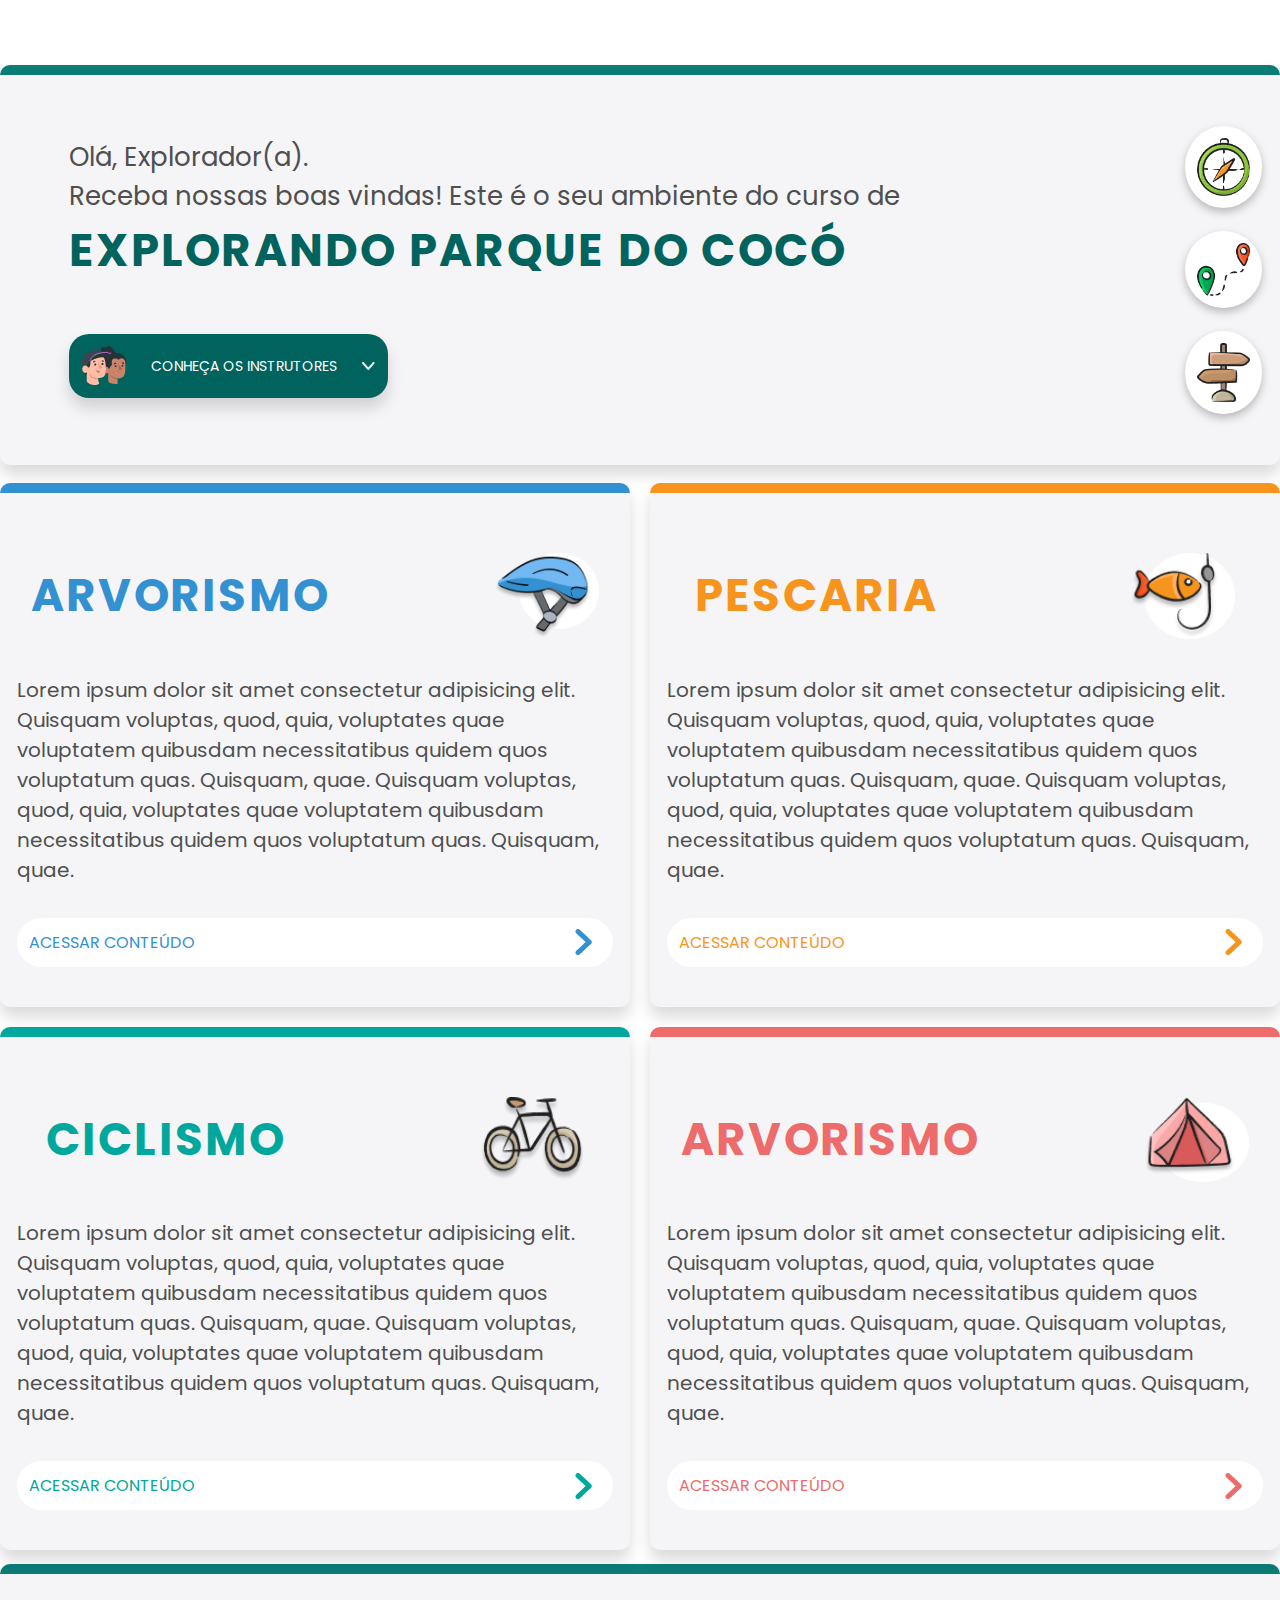
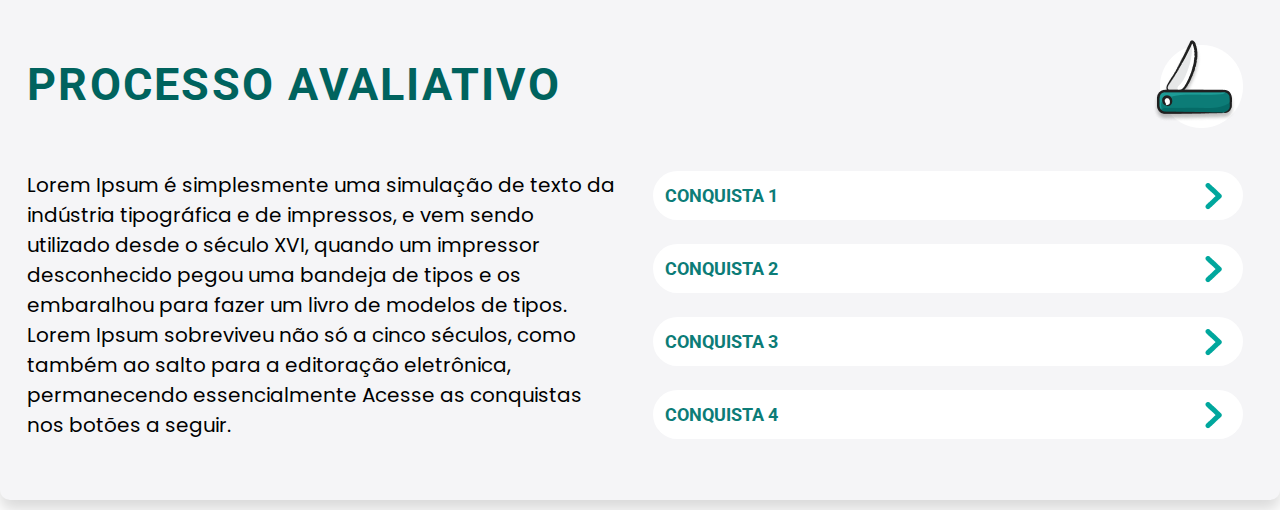
<file: index.html>
<!DOCTYPE html>
<html lang="pt-BR">
  <head>
    <meta charset="UTF-8" />
    <meta http-equiv="X-UA-Compatible" content="IE=edge" />
    <meta name="viewport" content="width=device-width, initial-scale=1.0" />
    <link rel="preconnect" href="https://fonts.googleapis.com" />
    <link rel="preconnect" href="https://fonts.gstatic.com" crossorigin />
    <link
      href="https://fonts.googleapis.com/css2?family=Poppins:wght@400;700&display=swap"
      rel="stylesheet"
    />
    <link href="https://fonts.googleapis.com/css2?family=Roboto:wght@700&display=swap" rel="stylesheet">


    <link rel="stylesheet" href="index.css" />
    <link rel="stylesheet" href="cards.css" />
    <title>Teste - Jpedro</title>
  </head>
  <body>
    <header class="wrapper-header">
      <div class="text">
        <h2>
          Olá, Explorador(a).

          <span
            >Receba nossas boas vindas! Este é o seu ambiente do curso de</span
          >
        </h2>

        <h1>explorando parque do cocó</h1>
          <button class="button" onClick="mostrarcard()">
            <img src="./assets/icone.png" alt="imagem de casal" /> CONHEÇA OS
            INSTRUTORES
            <img src="./assets/seta6.png" alt="seta indicativa para baixo" />
          </button>
        </div>
      </div>

      <div class="icons">
        <div class="teste">
          <img src="./assets/icone3.png" alt="imagem de uma busúla" />
        </div>
        <div class="teste">
          <img src="./assets/icone2.png" alt="imagem de maps" />
        </div>
        <div class="teste">
          <img src="./assets/icone1.png" alt="imagem de placas" />
        </div>
      </div>
    </header>
    <div id="mostrarcard">
      <section class="transicao">
        <div class="card-button">
          <div class="img-btn">
            <img
              id="pessoas"
              src="./assets/imagem1.png"
              alt="Homem e mulher explorando a antureza com mapa"
            />
          </div>
          <div class="text-card-btn">
            <p><strong>Olá, Nome do Usuário.</strong></p>
            <p>
              Somos Xiliane e Jovélio, seremos seus instrutores durante esta
              aventura. Acompanharemos você durante os trajetos e atividades,
              guiando seu processo de aprendizado até o fim.
            </p>
            <br />
            <p>
              Á seguir, <strong>acesse os cards</strong> que detalham as
              atividades primordiais para sua jornada.
            </p>
          </div>
        </div>
      </section>  
    </div>

    <section class="hero">
      <div class="card1">
        <div class="header">
          <span>ARVORISMO</span>
          <img src="./assets/icone9.png" alt="capacete" />
        </div>

        <div class="content">
          <p>
            Lorem ipsum dolor sit amet consectetur adipisicing elit. Quisquam
            voluptas, quod, quia, voluptates quae voluptatem quibusdam
            necessitatibus quidem quos voluptatum quas. Quisquam, quae. Quisquam
            voluptas, quod, quia, voluptates quae voluptatem quibusdam
            necessitatibus quidem quos voluptatum quas. Quisquam, quae.
          </p>
        </div>

        <a href="./index2.html">
          <button>
            ACESSAR CONTEÚDO
            <img src="./assets/seta7.png" alt="seta para direita"/>
          </button>
        </a>
      </div>

      <div class="card2">
        <div class="header">
          <span>PESCARIA</span>
          <img src="./assets/icone5.png" alt="Anzol e peixe" />
        </div>

        <div class="content">
          <p>
            Lorem ipsum dolor sit amet consectetur adipisicing elit. Quisquam
            voluptas, quod, quia, voluptates quae voluptatem quibusdam
            necessitatibus quidem quos voluptatum quas. Quisquam, quae. Quisquam
            voluptas, quod, quia, voluptates quae voluptatem quibusdam
            necessitatibus quidem quos voluptatum quas. Quisquam, quae.
          </p>
        </div>

        <button>
          ACESSAR CONTEÚDO
          <img src="./assets/seta4.png" alt="seta para direita" />
        </button>
      </div>

      <div class="card3">
        <div class="header">
          <span>CICLISMO</span>
          <img src="./assets/icone6.png" alt="bicicleta" />
        </div>

        <div class="content">
          <p>
            Lorem ipsum dolor sit amet consectetur adipisicing elit. Quisquam
            voluptas, quod, quia, voluptates quae voluptatem quibusdam
            necessitatibus quidem quos voluptatum quas. Quisquam, quae. Quisquam
            voluptas, quod, quia, voluptates quae voluptatem quibusdam
            necessitatibus quidem quos voluptatum quas. Quisquam, quae.
          </p>
        </div>

        <button>
          ACESSAR CONTEÚDO
          <img src="./assets/seta1.png" alt="seta para direita" />
        </button>
      </div>

      <div class="card4">
        <div class="header">
          <span>ARVORISMO</span>
          <img src="./assets/icone7.png" alt="barraca" />
        </div>

        <div class="content">
          <p>
            Lorem ipsum dolor sit amet consectetur adipisicing elit. Quisquam
            voluptas, quod, quia, voluptates quae voluptatem quibusdam
            necessitatibus quidem quos voluptatum quas. Quisquam, quae. Quisquam
            voluptas, quod, quia, voluptates quae voluptatem quibusdam
            necessitatibus quidem quos voluptatum quas. Quisquam, quae.
          </p>
        </div>

        <button>
          ACESSAR CONTEÚDO
          <img src="./assets/seta2.png" alt="seta para direita" />
        </button>
      </div>
    </section>

    <footer>
      <div class="wrapper-footer">
        <div class="header">
          <span>PROCESSO AVALIATIVO</span>
          <img src="./assets/icone8.1.png" alt="" />
        </div>

        <div class="content">
          <p>
            Lorem Ipsum é simplesmente uma simulação de texto da indústria
            tipográfica e de impressos, e vem sendo utilizado desde o século
            XVI, quando um impressor desconhecido pegou uma bandeja de tipos e
            os embaralhou para fazer um livro de modelos de tipos. Lorem Ipsum
            sobreviveu não só a cinco séculos, como também ao salto para a
            editoração eletrônica, permanecendo essencialmente Acesse as
            conquistas nos botões a seguir.
          </p>
          <div class="buttons-footer">
            <button>
              CONQUISTA 1
              <img src="./assets/seta1.png" alt="seta para direita" />
            </button>
            <button>
              CONQUISTA 2
              <img src="./assets/seta1.png" alt="seta para direita" />
            </button>
            <button>
              CONQUISTA 3
              <img src="./assets/seta1.png" alt="seta para direita" />
            </button>
            <button>
              CONQUISTA 4
              <img src="./assets/seta1.png" alt="seta para direita" />
            </button>
          </div>
        </div>
      </div>
    </footer>
    <script src="./index.js"></script>
  </body>
</html>
</file>
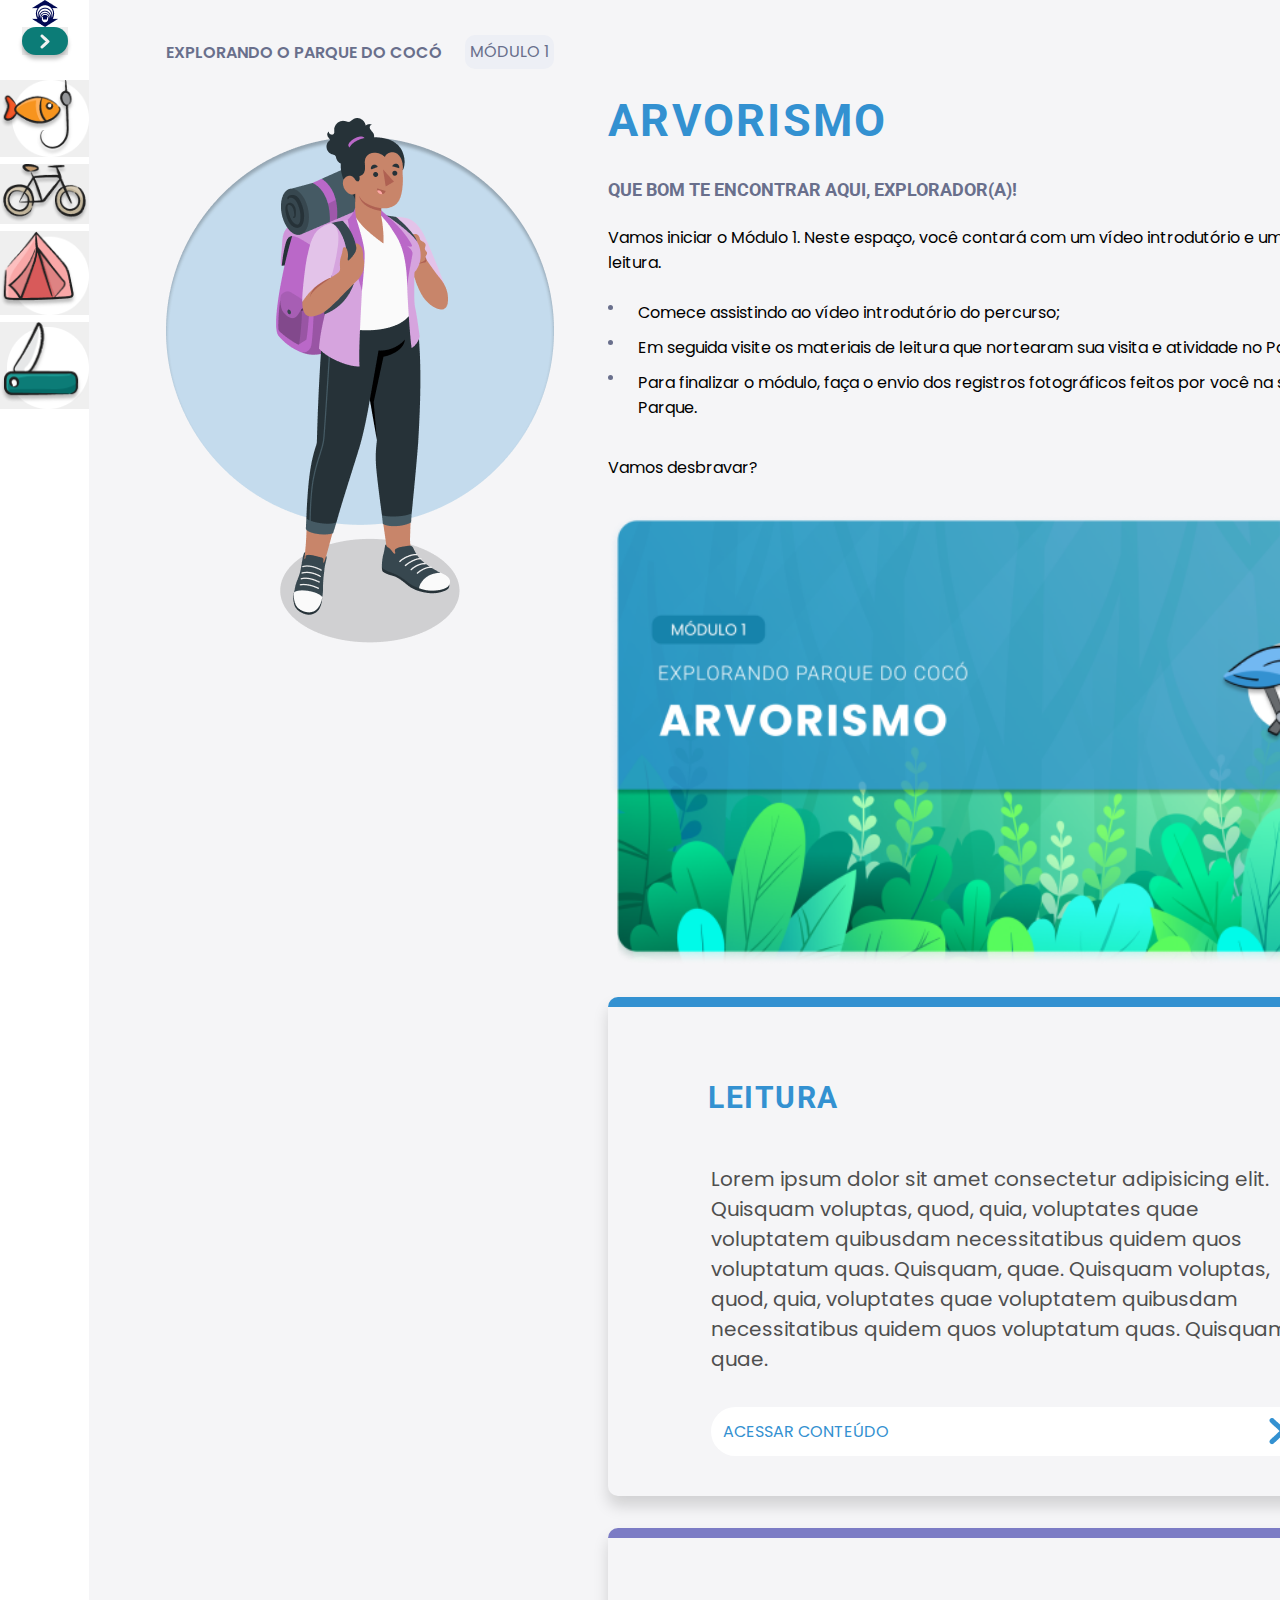
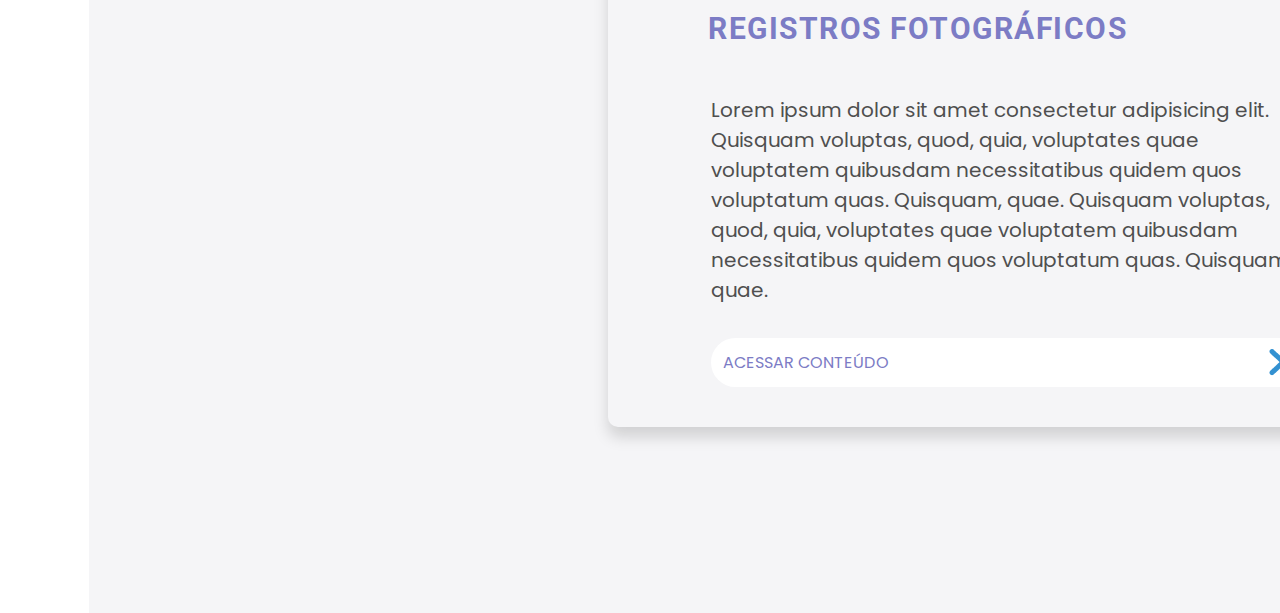
<file: index2.html>
<!DOCTYPE html>
<html lang="pt-br">
  <head>
    <meta charset="UTF-8" />
    <meta http-equiv="X-UA-Compatible" content="IE=edge" />
    <meta name="viewport" content="width=device-width, initial-scale=1.0" />

    <link
      href="https://fonts.googleapis.com/css2?family=Poppins:wght@400;700&display=swap"
      rel="stylesheet"
    />
    <link
      href="https://fonts.googleapis.com/css2?family=Roboto:wght@700&display=swap"
      rel="stylesheet"
    />

    <link rel="stylesheet" href="index2.css" />
    <link rel="stylesheet" href="cards.css" />
    <title>Document</title>
  </head>
  <body>
    <section>
      <nav class="menu">
        <img src="./assets/logo-unifor.png" />
        <button>
          <div class="seta">
            <img id="seta" src="./assets/setaBrancaDi.png" />
          </div>
        </button>
        <ul class="collapsed-list">
          <li>
            <button></button>
          </li>
          <!-- <li>
            <button>
              <div class="seta">
                <img id="seta" src="./assets/setaBrancaDi.png" />
              </div>
            </button>
          </li> -->
          <li>
            <button>
              <img src="./assets/icone5.png" />
            </button>
          </li>
          <li>
            <button>
              <img src="./assets/icone6.png" />
            </button>
          </li>
          <li>
            <button>
              <img src="./assets/icone7.png" />
            </button>
          </li>
          <li>
            <button>
              <img src="./assets/icone8.1.png" />
            </button>
          </li>
        </ul>
        <ul class="expanded-list">
          <li>
            <button>
              <img src="./assets/logunifor-completo.png" />
            </button>
          </li>
          <li></li>
          <li>
            <button>
              <img src="./assets/icone5.png" />
            </button>
          </li>
          <li>
            <button>
              <img src="./assets/icone6.png" />
            </button>
          </li>
          <li>
            <button>
              <img src="./assets/icone7.png" />
            </button>
          </li>
          <li>
            <button>
              <img src="./assets/icone8.1.png" />
            </button>
          </li>
        </ul>
      </nav>
      <div class="content">
        <div class="title">
          <div class="header">
            <p>explorando o parque do cocó</p>
            <span>módulo 1</span>
          </div>
          <div class="img">
            <img
              src="./assets/imagem2.png"
              alt="desenho de mulher com mochila nas costas"
            />
          </div>
        </div>
        <div class="hero">
          <div class="text">
            <h1>ARVORISMO</h1>
            <h3>que bom te encontrar aqui, explorador(a)!</h3>
            <br />
            <p>
              Vamos iniciar o Módulo 1. Neste espaço, você contará com um vídeo
              introdutório e um material de leitura.
            </p>
            <br />
            <ul>
              <li>Comece assistindo ao vídeo introdutório do percurso;</li>
              <li>
                Em seguida visite os materiais de leitura que nortearam sua
                visita e atividade no Parque.
              </li>
              <li>
                Para finalizar o módulo, faça o envio dos registros fotográficos
                feitos por você na sua visita ao Parque.
              </li>
            </ul>
            <br />
            <p>Vamos desbravar?</p>
          </div>
          <div class="cards">
            <div class="card-img">
              <img src="./assets/frame1.png" alt="" />
            </div>
            <div class="card1-p2">
              <div class="header">
                <span>LEITURA</span>
                <img src="./assets/rosadosventos.png" alt="capacete" />
              </div>

              <div class="content">
                <p>
                  Lorem ipsum dolor sit amet consectetur adipisicing elit.
                  Quisquam voluptas, quod, quia, voluptates quae voluptatem
                  quibusdam necessitatibus quidem quos voluptatum quas.
                  Quisquam, quae. Quisquam voluptas, quod, quia, voluptates quae
                  voluptatem quibusdam necessitatibus quidem quos voluptatum
                  quas. Quisquam, quae.
                </p>
              </div>

              <button>
                ACESSAR CONTEÚDO
                <img src="./assets/seta7.png" alt="seta para direita" />
              </button>
            </div>
            <div class="card2-p2">
              <div class="header">
                <span>registros fotográficos</span>
                <img src="./assets/camera.png" alt="capacete" />
              </div>

              <div class="content">
                <p>
                  Lorem ipsum dolor sit amet consectetur adipisicing elit.
                  Quisquam voluptas, quod, quia, voluptates quae voluptatem
                  quibusdam necessitatibus quidem quos voluptatum quas.
                  Quisquam, quae. Quisquam voluptas, quod, quia, voluptates quae
                  voluptatem quibusdam necessitatibus quidem quos voluptatum
                  quas. Quisquam, quae.
                </p>
              </div>

              <button>
                ACESSAR CONTEÚDO
                <img src="./assets/seta7.png" alt="seta para direita" />
              </button>
            </div>
          </div>
        </div>
      </div>
    </section>
    <script src="./index.js"></script>
  </body>
</html>
</file>
<file: index.css>
* {
  margin: 0;
  padding: 0;
  border: none;
  box-sizing: border-box;
  list-style: none;
  text-decoration: none;
  font-size: 1.6rem;
  font-family: 'Poppins', sans-serif;
}

html {
  font-size: 62.5%; /* 1rem = 10px */
}

img {
  max-width: 100%;
  display: block;
}

button {
  cursor: pointer;
}

.wrapper-header {
  display: flex;
  flex-direction: row;
  justify-content: space-between;
  align-items: center;
  width: 100%;
  max-width: 136rem;
  height: 40rem;
  background: #f5f5f7;
  box-shadow: 0px 10px 15px rgba(0, 0, 0, 0.15);
  border-radius: 10px;
  margin: 6.5rem auto 1.8rem;
  border-top: 10px solid #0c7c77;
}

.text h2 {
  font-size: 2.6rem;
  line-height: 3.9rem;
  font-size: 2.6rem;
  line-height: 3.9rem;
  font-weight: 400;
  color: #4f4f4f;
  width: 100%;
  max-width: 83.6rem;
  margin-top: 4.8rem;
  margin-left: 6.9rem;
  margin-bottom: 0.8rem;
}

.text h2 span {
  display: block;
  font-size: 2.6rem;
  line-height: 3.9rem;
  font-size: 2.6rem;
  line-height: 3.9rem;
  font-weight: 400;
}

.text h1 {
  text-transform: uppercase;
  font-weight: 700;
  font-size: 4.5rem;
  line-height: 5.3rem;
  color: #00635e;
  letter-spacing: 0.05em;
  margin-left: 6.9rem;
  width: 100%;
  max-width: 82.5rem;
  margin-bottom: 5.7rem;
}

.text button {
  display: flex;
  flex-direction: row;
  align-items: center;
  justify-content: space-around;

  background: #00635e;
  border-radius: 20px;
  width: 31.9rem;
  height: 64px;
  font-weight: 400;
  font-size: 1.4rem;
  line-height: 1.6rem;
  text-transform: uppercase;
  color: #ffffff;
  box-shadow: 0px 10px 15px rgba(0, 0, 0, 0.15);
  margin-left: 6.9rem;
  margin-bottom: 5.3rem;
}

.wrapper-header .button:houver {
  background: #004542;
}

.icons {
  display: flex;
  flex-direction: column;
  align-items: center;
  justify-content: center;
  gap: 2.3rem;
  width: 7.7rem;
  height: 7.7rem;
  margin-right: 1.8rem;
}

.icons .teste {
  background: #ffffff;
  border-radius: 50%;
  padding: 1.2rem;
  filter: drop-shadow(0px 4px 4px rgba(0, 0, 0, 0.25));
}

.hero {
  width: 100%;
  max-width: 136rem;
  height: 58.1rem;

  display: grid;
  grid-template-columns: repeat(2, 1fr);
  margin: 0 auto;
  gap: 2rem;
}

@media screen and (max-width: 1068px) {
  header {
    width: 100%;
    height: auto;
  }
  .hero {
    display: flex;
    align-items: center;
    flex-direction: column;
    width: 100%;
    height: auto;
  }
  footer {
    display: flex;
    width: 100%;
    height: auto;
    margin-top: none;
  }
  .wrapper-footer {
    display: flex;
    align-items: center;
    flex-direction: column;
    justify-content: center;
    width: 100%;
    height: auto;
    margin-top: none;
  }
}

footer {
  width: 100%;
  max-width: 136rem;
  height: 52.8rem;
  margin: 50rem auto 1.8rem;
}

footer .wrapper-footer {
  display: block;
  background: #f5f5f7;
  box-shadow: 0px 10px 15px rgba(0, 0, 0, 0.15);
  border-radius: 10px;
  border-top: 10px solid #0c7c77;
}

footer .wrapper-footer .header {
  display: flex;
  align-items: center;
  justify-content: space-between;
  margin: 6.6rem 3.7rem 2.7rem 2.7rem;
}

footer .wrapper-footer .header span {
  font-family: 'Roboto', sans-serif;
  font-style: normal;
  font-weight: 700;
  font-size: 4.5rem;
  line-height: 5.3rem;
  letter-spacing: 0.05em;

  color: #00635e;
}

footer .wrapper-footer .content {
  display: flex;
  align-items: center;
  justify-content: space-between;
  gap: 3.6rem;
  margin: 4.2rem 3.7rem 6.4rem 2.7rem;
  padding-bottom: 6rem;
}

footer .wrapper-footer .content p {
  width: 100%;
  max-width: 61.2rem;

  font-family: 'Poppins', sans-serif;
  font-style: normal;
  font-weight: 400;
  font-size: 2rem;
  line-height: 3rem;
}

footer .wrapper-footer .content .buttons-footer {
  width: 100%;
  max-width: 59.6rem;
  display: flex;
  align-items: center;
  flex-direction: column;
  justify-content: space-between;
  gap: 2.4rem;
}

footer .wrapper-footer .content .buttons-footer button {
  display: flex;
  align-items: center;
  justify-content: space-between;

  width: 100%;
  max-width: 59.6rem;
  height: 4.9rem;
  background: #ffffff;
  padding: 0 2.1rem 0 1.2rem;
  border-radius: 5rem;
  font-size: 1.6rem;
  line-height: 1.9rem;
}

footer .wrapper-footer .content .buttons-footer button {
  font-family: 'Roboto', sans-serif;
  font-style: normal;
  font-weight: 700;
  font-size: 1.8rem;
  line-height: 2.1rem;
  color: #0c7c77;
}

#mostrarcard {
  display: none;
}

section .card-button {
  width: 100%;
  max-width: 136rem;
  height: 47rem;

  display: flex;
  align-items: center;
  justify-content: space-between;
  margin: 1rem auto;
  padding: 2.5rem;

  background: rgba(12, 124, 119, 0.75);
  background-image: url('./assets/fundo1.png');
  border-radius: 2rem;
  box-shadow: 0px 4px 4px rgba(0, 0, 0, 0.25);
}

section .card-button .text-card-btn {
  width: 74.8rem;
  height: 35rem;
  border-radius: 20px;
  display: flex;
  flex-direction: column;
  text-align: left;
  padding: 3rem;

  background: #f7f1ed;
}

section .card-button .text-card-btn p {
  width: 100%;
  max-width: 69.2rem;
  height: 29.7rem;

  font-family: 'Poppins', sans-serif;
  font-weight: 400;
  font-size: 2.2rem;
  color: #4f4f4f;
}

section .card-button .text-card-btn p strong {
  font-size: 2.2rem;
  font-weight: 700;
}

section .card-button .img-btn {
  width: 100%;
  max-width: 69.2rem;
  height: 29.7rem;
  display: flex;
  align-items: center;
  justify-content: center;
  align-items: flex-start;
}

section .card-button .img-btn #pessoas {
  background-image: url('./assets/Ellipse\ 30.png');
  background-repeat: no-repeat;
}

section .hero .text ul {
  list-style-type: circle;
  list-style: circle;
}

.transicao {
  transition: all 0.1s linear;
}
</file>
<file: cards.css>
* {
  margin: 0;
  padding: 0;
  border: none;
  box-sizing: border-box;
  /* list-style: none; */
  text-decoration: none;
  font-size: 1.6rem;
  font-family: 'Poppins', sans-serif;
}

html {
  font-size: 62.5%; /* 1rem = 10px */
}

img {
  max-width: 100%;
  display: block;
}

button {
  cursor: pointer;
}

.hero .card1 {
  border-top: 10px solid #3391d1;
  border-radius: 10px;
  background: #f5f5f7;
  box-shadow: 0px 10px 15px rgba(0, 0, 0, 0.15);
}
.hero .card2 {
  border-top: 10px solid #f7941e;
  border-radius: 10px;
  background: #f5f5f7;
  box-shadow: 0px 10px 15px rgba(0, 0, 0, 0.15);
}
.hero .card3 {
  border-top: 10px solid #00a79d;
  border-radius: 10px;
  background: #f5f5f7;
  box-shadow: 0px 10px 15px rgba(0, 0, 0, 0.15);
}
.hero .card4 {
  border-top: 10px solid #ed6b6b;
  border-radius: 10px;
  background: #f5f5f7;
  box-shadow: 0px 10px 15px rgba(0, 0, 0, 0.15);
}

.hero .cards {
  display: flex;
  flex-direction: column;
  justify-content: space-between;
  gap: 3.2rem;
}

.hero .cards .card-img img {
  width: 100%;
}

.hero .cards .card1-p2 {
  border-top: 10px solid #3391d1;
  border-radius: 10px;
  background: #f5f5f7;
  box-shadow: 0px 10px 15px rgba(0, 0, 0, 0.15);
}

.hero .cards .card2-p2 {
  border-top: 10px solid #7c7cc5;
  border-radius: 10px;
  background: #f5f5f7;
  box-shadow: 0px 10px 15px rgba(0, 0, 0, 0.15);
}

.hero .header {
  display: flex;
  flex-direction: row;
  align-items: center;
  justify-content: space-around;
  margin-top: 60px;
  gap: 103px;
}

.hero .cards .header {
  max-width: 800px;
  width: 100%;
  display: flex;
  flex-direction: row;
  padding: 0 30px 0 100px;
  justify-content: space-between;
  margin-top: 60px;
  gap: 103px;
}

.hero .header span {
  font-weight: 700;
  font-size: 45px;
  line-height: 53px;
  letter-spacing: 0.05em;
}

.hero .card1 .header span {
  color: #3391d1;
}
.hero .card2 .header span {
  color: #f7941e;
}
.hero .card3 .header span {
  color: #00a79d;
}
.hero .card4 .header span {
  color: #ed6b6b;
}

.hero .cards .header span {
  font-family: 'Roboto';
  font-style: normal;
  font-weight: 700;
  font-size: 30px;
  line-height: 35px;
  display: flex;
  align-items: center;
  letter-spacing: 0.05em;
  text-transform: uppercase;
}

.hero .cards .card1-p2 .header span {
  color: #3391d1;
}

.hero .cards .card2-p2 .header span {
  color: #7c7cc5;
}

.hero .header img {
  width: 105px;
  height: 85.62px;
}

section .hero .cards .header img {
  width: 61.2px;
  height: 61.2px;
}

.hero .content {
  display: flex;
  justify-content: center;
  align-items: center;
  width: 100%;
  max-width: 596px;
  margin: 36px auto 33px;
}

.hero .content p {
  font-size: 20px;
  line-height: 30px;
  color: #4f4f4f;
}

.hero button {
  display: flex;
  align-items: center;
  justify-content: space-between;
  margin: 33px auto 40px;
  width: 100%;
  max-width: 596px;
  height: 49px;
  background: #ffffff;
  padding: 0 21px 0 12px;
  border-radius: 50px;
  font-size: 16px;
  line-height: 19px;
}

.hero .card1 button {
  color: #3391d1;
}

.hero .card2 button {
  color: #f7941e;
}
.hero .card3 button {
  color: #00a79d;
}
.hero .card4 button {
  color: #ed6b6b;
}

.hero .cards .card1-p2 button {
  color: #3391d1;
}

.hero .cards .card2-p2 button {
  color: #7c7cc5;
}
</file>
<file: index2.css>
* {
  margin: 0;
  padding: 0;
  border: none;
  box-sizing: border-box;
  list-style: none;
  text-decoration: none;
  font-size: 1.6rem;
  font-family: 'Poppins', sans-serif;
}

html {
  font-size: 62.5%; /* 1rem = 10px */
}

img {
  max-width: 100%;
  display: block;
}

button {
  cursor: pointer;
}

body {
  background: #f5f5f7;
}

section {
  max-width: 144rem;
  width: 100%;
  height: 221.3rem;
  background: #f5f5f7;
  margin: 0 auto;
  display: grid;
  grid-template-columns: repeat(3, 1fr);
}

section .menu {
  /* ajeitar o menu */
  width: 8.9rem;
  /* max-width: 8.9rem; */
  display: flex;
  align-items: center;
  flex-direction: column;
  background: white;
  transition: width 0.3s ease-in-out;
}

section .menu .collapsed-list {
  display: block;
}

section .menu .expanded-list {
  display: none;
}

section .content {
  display: flex;
  flex: 1;
}

section .menu.expanded {
  width: 37rem;
}

section .menu .seta {
  margin: auto;
  height: 2.8rem;
  width: 4.6rem;
  display: flex;
  align-items: center;
  flex-direction: column;
  justify-content: center;
  background: #0c7c77;
  box-shadow: 0px 4px 4px rgba(0, 0, 0, 0.25);
  border-radius: 20px;
}

section .title {
  margin-left: 7.7rem;
  margin-right: 3rem;
}

section .title .header {
  width: 100%;
  max-width: 39rem;
  display: flex;
  align-items: center;
  justify-content: space-between;
  margin-top: 3.5rem;

  font-family: 'Roboto', sans-serif;
  font-style: normal;
  font-weight: 600;
  font-size: 1.6rem;
  line-height: 1.9rem;

  text-transform: uppercase;

  color: #696f8c;
}

section .title .header span {
  font-family: 'Poppins', sans-serif;
  font-weight: 400;
  line-height: 2.4rem;
  display: flex;
  align-items: center;

  background: #edeff5;
  border: 5px solid #edeff5;
  border-radius: 10px;
}

section .title .img {
  width: 38.8rem;
  height: 52.5rem;
  margin-top: 4.9rem;
}

section .hero {
  display: flex;
  flex-direction: column;
  gap: 3.5rem;
  margin: 9.4rem 5.2rem auto 2.4rem;
}
section .hero .text {
  width: 80.1rem;
}
section .hero .text h1 {
  font-family: 'Roboto', sans-serif;
  font-style: normal;
  font-weight: 700;
  font-size: 4.5rem;
  line-height: 5.3rem;
  letter-spacing: 0.05em;

  margin-bottom: 3.2rem;

  color: #3391d1;
}

section .hero .text ul {
  padding-left: 0;
}

section .hero .text ul li {
  position: relative;
  padding-left: 3rem;
  margin-bottom: 1rem;
}

section .hero .text ul li::before {
  content: '';
  position: absolute;
  top: 5px;
  left: 0;
  width: 5px;
  height: 5px;
  border-radius: 50%;
  background-color: #696f8c;
}

section .hero .text h3 {
  font-family: 'Roboto', sans-serif;
  font-style: normal;
  font-weight: 700;
  font-size: 1.8rem;
  line-height: 2.1rem;
  text-transform: uppercase;

  color: #696f8c;
}
</file>
